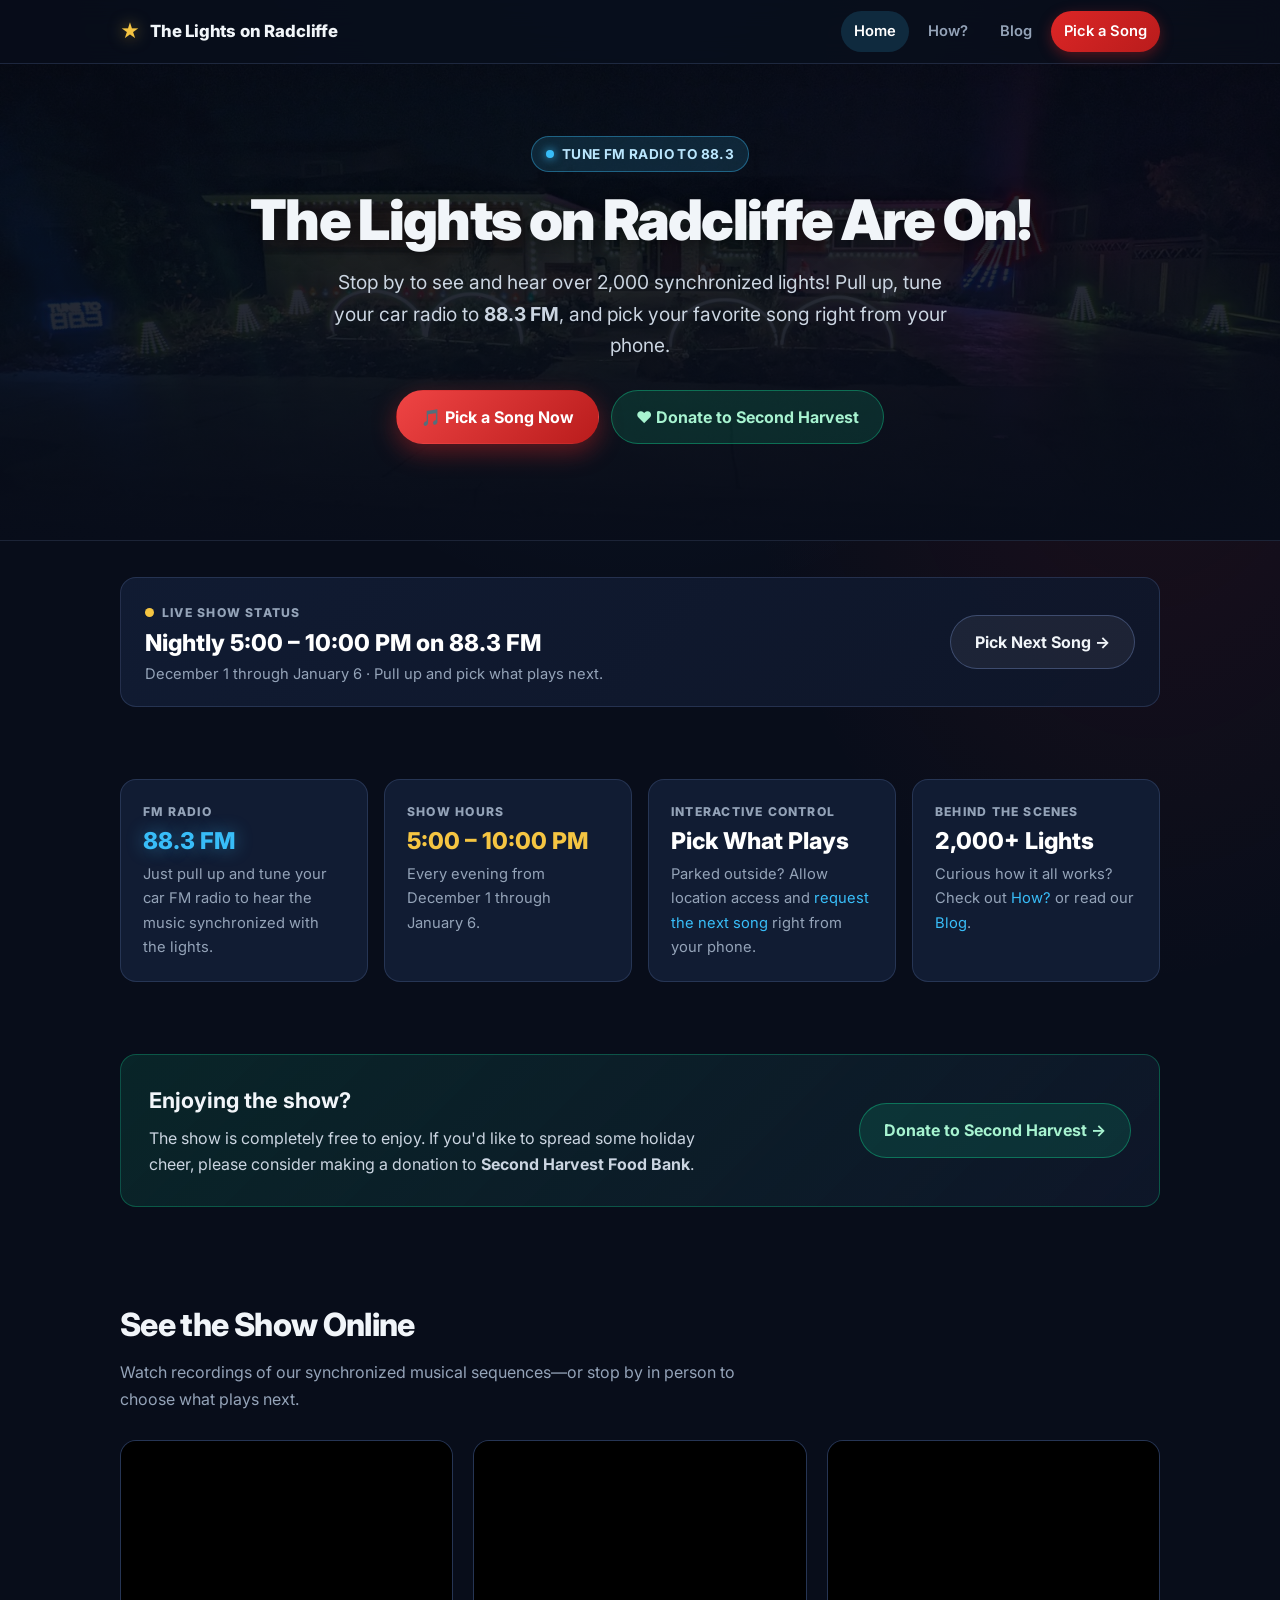
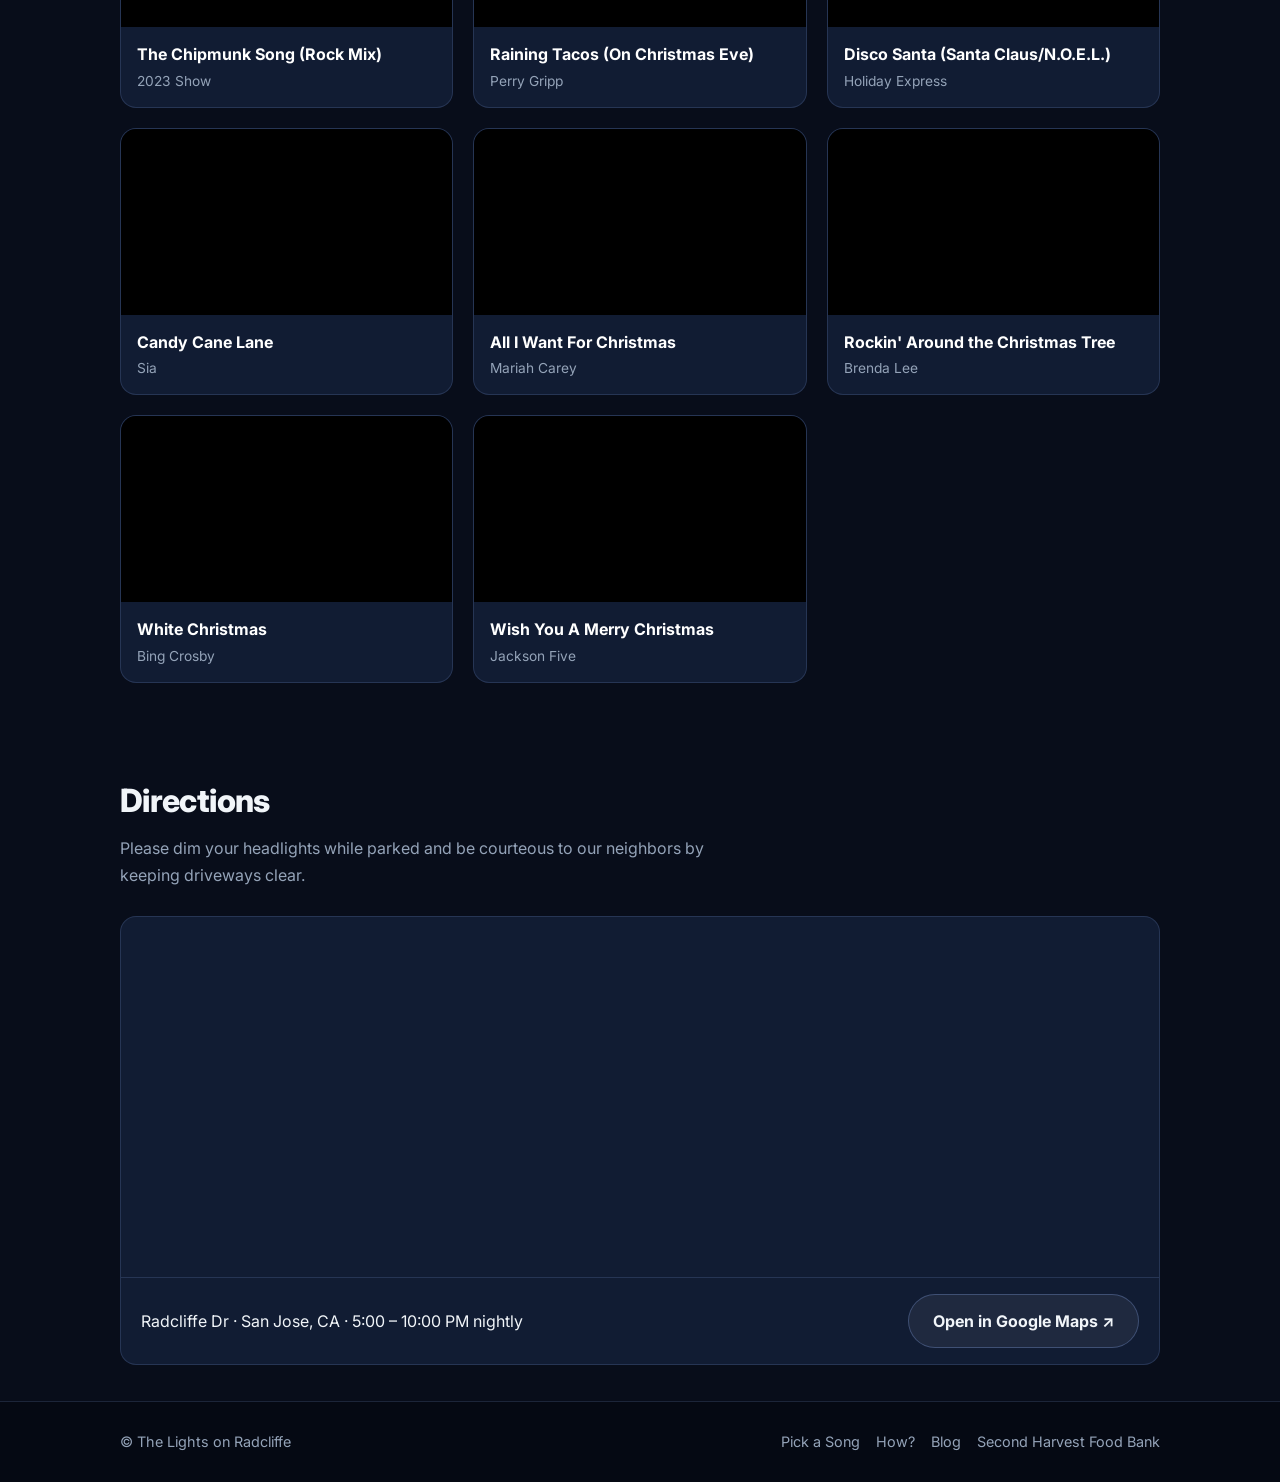
<file: index.html>
<!DOCTYPE html>
<html lang="en">
<head>
  <meta charset="utf-8">
  <meta name="viewport" content="width=device-width, initial-scale=1">
  <title>The Lights on Radcliffe — Synchronized Christmas Light Show</title>
  <meta name="description" content="Stop by and enjoy over 2,000 synchronized Christmas lights on Radcliffe! Tune your FM radio to 88.3, nightly 5–10 PM from December 1 through January 6, and pick the next song right from your phone.">
  <link rel="icon" href="assets/favicon.svg" type="image/svg+xml">
  <link rel="preconnect" href="https://fonts.googleapis.com">
  <link rel="preconnect" href="https://fonts.gstatic.com" crossorigin>
  <link href="https://fonts.googleapis.com/css2?family=Inter:wght@400;600;700;800;900&display=swap" rel="stylesheet">
  <link rel="stylesheet" href="assets/styles.css">
</head>
<body>
  <header class="site-header">
    <div class="nav-inner">
      <a class="brand" href="./">
        <span class="brand-star" aria-hidden="true">★</span>
        <span><span class="brand-text-short">The </span>Lights on Radcliffe</span>
      </a>
      <nav aria-label="Primary">
        <ul class="nav-links">
          <li><a href="./" class="active">Home</a></li>
          <li><a href="how/">How?</a></li>
          <li><a href="blog/">Blog</a></li>
          <li><a href="request/" class="nav-cta">Pick a Song</a></li>
        </ul>
      </nav>
    </div>
  </header>

  <main>
    <section class="hero">
      <img class="hero-bg" src="assets/hero.jpg" alt="The Lights on Radcliffe house illuminated at night with arches, mini trees, mega tree, and a Tune to 88.3 sign">
      <div class="hero-scrim" aria-hidden="true"></div>
      <div class="hero-content">
        <div class="status-pill">
          <span class="status-dot" aria-hidden="true"></span>
          Tune FM Radio to 88.3
        </div>
        <h1>The Lights on Radcliffe Are On!</h1>
        <p class="hero-lead">
          Stop by to see and hear over 2,000 synchronized lights! Pull up, tune your car radio to <strong>88.3 FM</strong>,
          and pick your favorite song right from your phone.
        </p>
        <div class="hero-actions">
          <a class="btn btn-primary" href="request/">🎵 Pick a Song Now</a>
          <a class="btn btn-secondary" href="https://impact.shfb.org/give/346982" target="_blank" rel="noopener">❤️ Donate to Second Harvest</a>
        </div>
      </div>
    </section>

    <section class="section-tight" aria-live="polite">
      <div class="container">
        <div class="now-playing-card is-idle" id="now-playing-card">
          <div class="np-main">
            <div class="np-eyebrow">
              <span class="np-dot" aria-hidden="true"></span>
              <span id="np-label">Live Show Status</span>
            </div>
            <div class="np-title" id="np-title">Nightly 5:00 – 10:00 PM on 88.3 FM</div>
            <p class="np-meta" id="np-meta">December 1 through January 6 · Pull up and pick what plays next.</p>
          </div>
          <div class="np-actions">
            <span class="np-queue" id="np-queue" hidden></span>
            <a class="btn btn-outline" href="request/">Pick Next Song →</a>
          </div>
        </div>
      </div>
    </section>

    <section class="section-tight">
      <div class="container">
        <div class="info-grid">
          <div class="card">
            <div class="info-card-label">FM Radio</div>
            <div class="info-card-value fm">88.3 FM</div>
            <p class="info-card-desc">Just pull up and tune your car FM radio to hear the music synchronized with the lights.</p>
          </div>
          <div class="card">
            <div class="info-card-label">Show Hours</div>
            <div class="info-card-value gold">5:00 – 10:00 PM</div>
            <p class="info-card-desc">Every evening from December 1 through January 6.</p>
          </div>
          <div class="card">
            <div class="info-card-label">Interactive Control</div>
            <div class="info-card-value">Pick What Plays</div>
            <p class="info-card-desc">Parked outside? Allow location access and <a href="request/">request the next song</a> right from your phone.</p>
          </div>
          <div class="card">
            <div class="info-card-label">Behind the Scenes</div>
            <div class="info-card-value">2,000+ Lights</div>
            <p class="info-card-desc">Curious how it all works? Check out <a href="how/">How?</a> or read our <a href="blog/">Blog</a>.</p>
          </div>
        </div>
      </div>
    </section>

    <section class="section-tight">
      <div class="container">
        <div class="donate-banner">
          <div>
            <h2>Enjoying the show?</h2>
            <p>
              The show is completely free to enjoy. If you'd like to spread some holiday cheer, please consider making a
              donation to <strong>Second Harvest Food Bank</strong>.
            </p>
          </div>
          <a class="btn btn-secondary" href="https://impact.shfb.org/give/346982" target="_blank" rel="noopener">
            Donate to Second Harvest →
          </a>
        </div>
      </div>
    </section>

    <section class="section" id="videos">
      <div class="container">
        <h2 class="section-title">See the Show Online</h2>
        <p class="section-sub">Watch recordings of our synchronized musical sequences—or stop by in person to choose what plays next.</p>

        <div class="video-grid">
          <article class="video-card">
            <div class="video-frame">
              <iframe src="https://www.youtube-nocookie.com/embed/yytKPRa8Hbw" title="The Chipmunk Song (Rock Mix)" loading="lazy" allow="accelerometer; autoplay; clipboard-write; encrypted-media; gyroscope; picture-in-picture" allowfullscreen></iframe>
            </div>
            <div class="video-meta">
              <h3 class="video-title">The Chipmunk Song (Rock Mix)</h3>
              <p class="video-artist">2023 Show</p>
            </div>
          </article>

          <article class="video-card">
            <div class="video-frame">
              <iframe src="https://www.youtube-nocookie.com/embed/5pfdJrkQcy8" title="Raining Tacos (On Christmas Eve) - Perry Gripp" loading="lazy" allow="accelerometer; autoplay; clipboard-write; encrypted-media; gyroscope; picture-in-picture" allowfullscreen></iframe>
            </div>
            <div class="video-meta">
              <h3 class="video-title">Raining Tacos (On Christmas Eve)</h3>
              <p class="video-artist">Perry Gripp</p>
            </div>
          </article>

          <article class="video-card">
            <div class="video-frame">
              <iframe src="https://www.youtube-nocookie.com/embed/Vs53gfe624k" title="Disco Santa (Santa Claus/N.O.E.L.) - Holiday Express" loading="lazy" allow="accelerometer; autoplay; clipboard-write; encrypted-media; gyroscope; picture-in-picture" allowfullscreen></iframe>
            </div>
            <div class="video-meta">
              <h3 class="video-title">Disco Santa (Santa Claus/N.O.E.L.)</h3>
              <p class="video-artist">Holiday Express</p>
            </div>
          </article>

          <article class="video-card">
            <div class="video-frame">
              <iframe src="https://www.youtube-nocookie.com/embed/zRFpfPoYveg" title="Candy Cane Lane - Sia" loading="lazy" allow="accelerometer; autoplay; clipboard-write; encrypted-media; gyroscope; picture-in-picture" allowfullscreen></iframe>
            </div>
            <div class="video-meta">
              <h3 class="video-title">Candy Cane Lane</h3>
              <p class="video-artist">Sia</p>
            </div>
          </article>

          <article class="video-card">
            <div class="video-frame">
              <iframe src="https://www.youtube-nocookie.com/embed/RcEeLv0gr_U" title="All I Want For Christmas - Mariah Carey" loading="lazy" allow="accelerometer; autoplay; clipboard-write; encrypted-media; gyroscope; picture-in-picture" allowfullscreen></iframe>
            </div>
            <div class="video-meta">
              <h3 class="video-title">All I Want For Christmas</h3>
              <p class="video-artist">Mariah Carey</p>
            </div>
          </article>

          <article class="video-card">
            <div class="video-frame">
              <iframe src="https://www.youtube-nocookie.com/embed/HZbH6Qk0jZc" title="Rockin' Around the Christmas Tree - Brenda Lee" loading="lazy" allow="accelerometer; autoplay; clipboard-write; encrypted-media; gyroscope; picture-in-picture" allowfullscreen></iframe>
            </div>
            <div class="video-meta">
              <h3 class="video-title">Rockin' Around the Christmas Tree</h3>
              <p class="video-artist">Brenda Lee</p>
            </div>
          </article>

          <article class="video-card">
            <div class="video-frame">
              <iframe src="https://www.youtube-nocookie.com/embed/CUvDqb9HdlQ" title="White Christmas - Bing Crosby" loading="lazy" allow="accelerometer; autoplay; clipboard-write; encrypted-media; gyroscope; picture-in-picture" allowfullscreen></iframe>
            </div>
            <div class="video-meta">
              <h3 class="video-title">White Christmas</h3>
              <p class="video-artist">Bing Crosby</p>
            </div>
          </article>

          <article class="video-card">
            <div class="video-frame">
              <iframe src="https://www.youtube-nocookie.com/embed/ZNm_fLqLqD4" title="Wish You A Merry Christmas - Jackson Five" loading="lazy" allow="accelerometer; autoplay; clipboard-write; encrypted-media; gyroscope; picture-in-picture" allowfullscreen></iframe>
            </div>
            <div class="video-meta">
              <h3 class="video-title">Wish You A Merry Christmas</h3>
              <p class="video-artist">Jackson Five</p>
            </div>
          </article>
        </div>
      </div>
    </section>

    <section class="section-tight" id="directions">
      <div class="container">
        <h2 class="section-title">Directions</h2>
        <p class="section-sub">Please dim your headlights while parked and be courteous to our neighbors by keeping driveways clear.</p>
        <div class="map-card">
          <iframe
            class="map-frame"
            title="Map to The Lights on Radcliffe"
            loading="lazy"
            referrerpolicy="no-referrer-when-downgrade"
            src="https://www.google.com/maps?q=37.309978,-121.958661&z=16&output=embed">
          </iframe>
          <div class="map-footer">
            <span>Radcliffe Dr · San Jose, CA · 5:00 – 10:00 PM nightly</span>
            <a class="btn btn-outline" href="https://www.google.com/maps/dir/?api=1&destination=37.309978,-121.958661" target="_blank" rel="noopener">
              Open in Google Maps ↗
            </a>
          </div>
        </div>
      </div>
    </section>
  </main>

  <footer class="site-footer">
    <div class="footer-inner">
      <span>© The Lights on Radcliffe</span>
      <div class="footer-links">
        <a href="request/">Pick a Song</a>
        <a href="how/">How?</a>
        <a href="blog/">Blog</a>
        <a href="https://impact.shfb.org/give/346982" target="_blank" rel="noopener">Second Harvest Food Bank</a>
      </div>
    </div>
  </footer>
  <script src="assets/now-playing.js" defer></script>
</body>
</html>
</file>
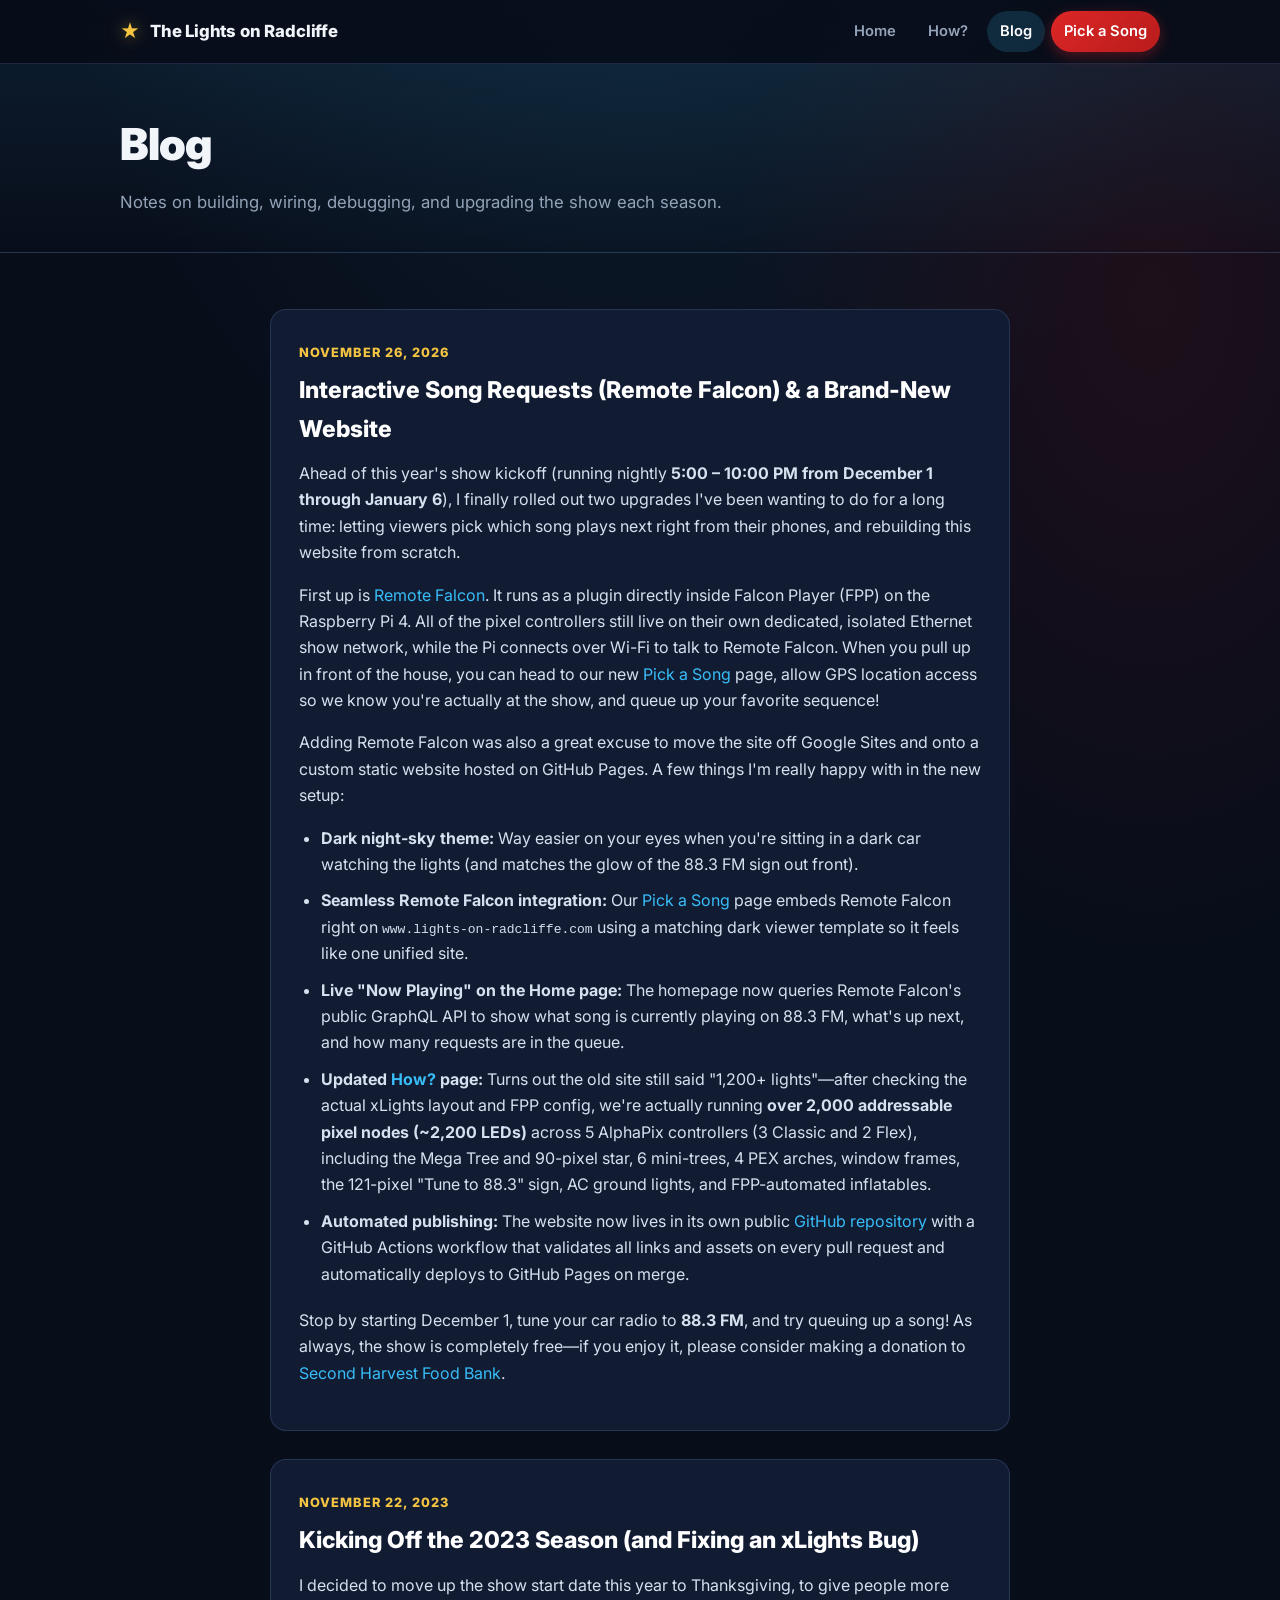
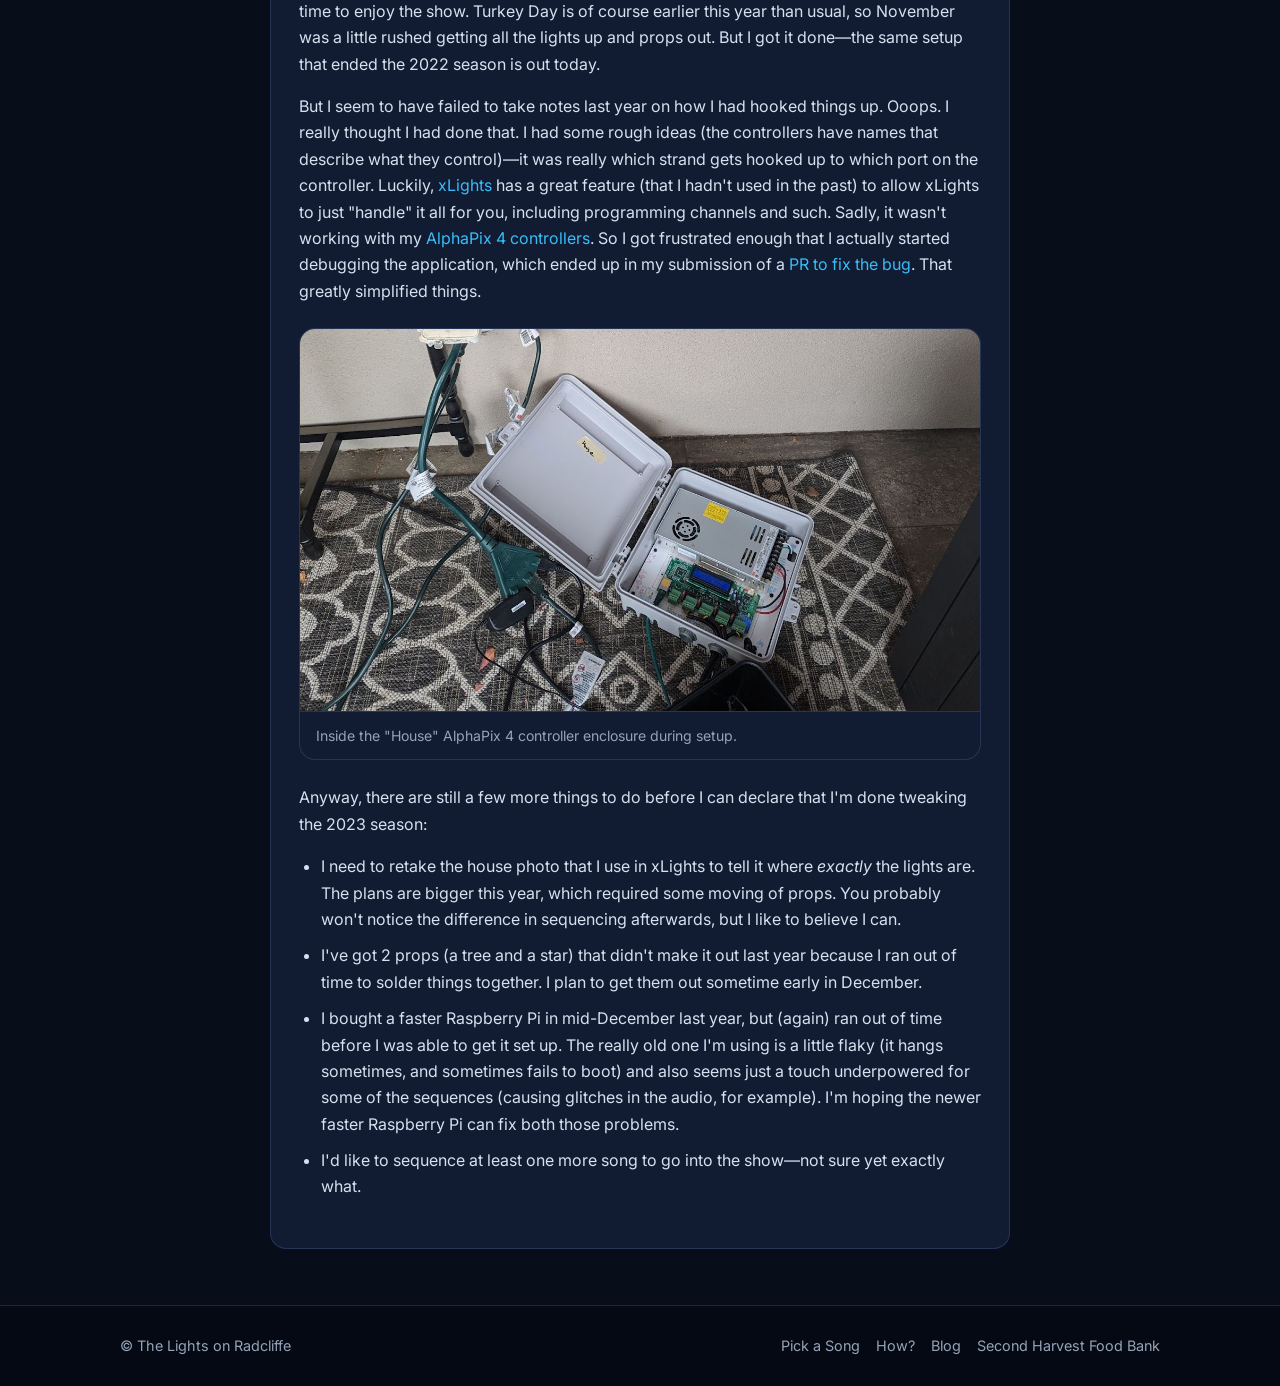
<file: blog/index.html>
<!DOCTYPE html>
<html lang="en">
<head>
  <meta charset="utf-8">
  <meta name="viewport" content="width=device-width, initial-scale=1">
  <title>Blog — The Lights on Radcliffe</title>
  <meta name="description" content="Build notes, upgrades, and behind-the-scenes stories from The Lights on Radcliffe.">
  <link rel="icon" href="../assets/favicon.svg" type="image/svg+xml">
  <link rel="preconnect" href="https://fonts.googleapis.com">
  <link rel="preconnect" href="https://fonts.gstatic.com" crossorigin>
  <link href="https://fonts.googleapis.com/css2?family=Inter:wght@400;600;700;800;900&display=swap" rel="stylesheet">
  <link rel="stylesheet" href="../assets/styles.css">
</head>
<body>
  <header class="site-header">
    <div class="nav-inner">
      <a class="brand" href="../">
        <span class="brand-star" aria-hidden="true">★</span>
        <span><span class="brand-text-short">The </span>Lights on Radcliffe</span>
      </a>
      <nav aria-label="Primary">
        <ul class="nav-links">
          <li><a href="../">Home</a></li>
          <li><a href="../how/">How?</a></li>
          <li><a href="./" class="active">Blog</a></li>
          <li><a href="../request/" class="nav-cta">Pick a Song</a></li>
        </ul>
      </nav>
    </div>
  </header>

  <main>
    <section class="page-hero">
      <div class="container">
        <h1>Blog</h1>
        <p>Notes on building, wiring, debugging, and upgrading the show each season.</p>
      </div>
    </section>

    <section class="section">
      <div class="container prose">
        <article class="blog-post">
          <span class="blog-date">November 26, 2026</span>
          <h2>Interactive Song Requests (Remote Falcon) &amp; a Brand-New Website</h2>
          <p>
            Ahead of this year's show kickoff (running nightly <strong>5:00 – 10:00 PM from December 1 through
            January 6</strong>), I finally rolled out two upgrades I've been wanting to do for a long time: letting
            viewers pick which song plays next right from their phones, and rebuilding this website from scratch.
          </p>
          <p>
            First up is <a href="https://remotefalcon.com/" target="_blank" rel="noopener">Remote Falcon</a>. It runs
            as a plugin directly inside Falcon Player (FPP) on the Raspberry Pi 4. All of the pixel controllers still
            live on their own dedicated, isolated Ethernet show network, while the Pi connects over Wi-Fi to talk to
            Remote Falcon. When you pull up in front of the house, you can head to our new
            <a href="../request/">Pick a Song</a> page, allow GPS location access so we know you're actually at the
            show, and queue up your favorite sequence!
          </p>
          <p>
            Adding Remote Falcon was also a great excuse to move the site off Google Sites and onto a custom static
            website hosted on GitHub Pages. A few things I'm really happy with in the new setup:
          </p>
          <ul>
            <li>
              <strong>Dark night-sky theme:</strong> Way easier on your eyes when you're sitting in a dark car watching
              the lights (and matches the glow of the 88.3 FM sign out front).
            </li>
            <li>
              <strong>Seamless Remote Falcon integration:</strong> Our <a href="../request/">Pick a Song</a> page embeds
              Remote Falcon right on <code>www.lights-on-radcliffe.com</code> using a matching dark viewer template so
              it feels like one unified site.
            </li>
            <li>
              <strong>Live "Now Playing" on the Home page:</strong> The homepage now queries Remote Falcon's public
              GraphQL API to show what song is currently playing on 88.3 FM, what's up next, and how many requests are
              in the queue.
            </li>
            <li>
              <strong>Updated <a href="../how/">How?</a> page:</strong> Turns out the old site still said "1,200+
              lights"—after checking the actual xLights layout and FPP config, we're actually running
              <strong>over 2,000 addressable pixel nodes (~2,200 LEDs)</strong> across 5 AlphaPix controllers (3 Classic
              and 2 Flex), including the Mega Tree and 90-pixel star, 6 mini-trees, 4 PEX arches, window frames, the
              121-pixel "Tune to 88.3" sign, AC ground lights, and FPP-automated inflatables.
            </li>
            <li>
              <strong>Automated publishing:</strong> The website now lives in its own public
              <a href="https://github.com/billnapier/lights-on-radcliffe" target="_blank" rel="noopener">GitHub repository</a>
              with a GitHub Actions workflow that validates all links and assets on every pull request and
              automatically deploys to GitHub Pages on merge.
            </li>
          </ul>
          <p>
            Stop by starting December 1, tune your car radio to <strong>88.3 FM</strong>, and try queuing up a song!
            As always, the show is completely free—if you enjoy it, please consider making a donation to
            <a href="https://impact.shfb.org/give/346982" target="_blank" rel="noopener">Second Harvest Food Bank</a>.
          </p>
        </article>

        <article class="blog-post">
          <span class="blog-date">November 22, 2023</span>
          <h2>Kicking Off the 2023 Season (and Fixing an xLights Bug)</h2>
          <p>
            I decided to move up the show start date this year to Thanksgiving, to give people more time to enjoy the
            show. Turkey Day is of course earlier this year than usual, so November was a little rushed getting all the
            lights up and props out. But I got it done—the same setup that ended the 2022 season is out today.
          </p>
          <p>
            But I seem to have failed to take notes last year on how I had hooked things up. Ooops. I really thought I
            had done that. I had some rough ideas (the controllers have names that describe what they control)—it was
            really which strand gets hooked up to which port on the controller. Luckily,
            <a href="https://xlights.org/" target="_blank" rel="noopener">xLights</a> has a great feature (that I
            hadn't used in the past) to allow xLights to just "handle" it all for you, including programming channels
            and such. Sadly, it wasn't working with my
            <a href="https://www.holidaycoro.com/AlphaPix-4-V3-RGB-Pixel-Controller-p/722-v3.htm" target="_blank" rel="noopener">AlphaPix 4 controllers</a>.
            So I got frustrated enough that I actually started debugging the application, which ended up in my
            submission of a <a href="https://github.com/smeighan/xLights/pull/4137" target="_blank" rel="noopener">PR to fix the bug</a>.
            That greatly simplified things.
          </p>

          <figure>
            <img src="../assets/blog-2023.jpg" alt="Open weatherproof enclosure containing the House AlphaPix 4 pixel controller and power supply">
            <figcaption>Inside the "House" AlphaPix 4 controller enclosure during setup.</figcaption>
          </figure>

          <p>Anyway, there are still a few more things to do before I can declare that I'm done tweaking the 2023 season:</p>
          <ul>
            <li>
              I need to retake the house photo that I use in xLights to tell it where <em>exactly</em> the lights are.
              The plans are bigger this year, which required some moving of props. You probably won't notice the
              difference in sequencing afterwards, but I like to believe I can.
            </li>
            <li>
              I've got 2 props (a tree and a star) that didn't make it out last year because I ran out of time to solder
              things together. I plan to get them out sometime early in December.
            </li>
            <li>
              I bought a faster Raspberry Pi in mid-December last year, but (again) ran out of time before I was able to
              get it set up. The really old one I'm using is a little flaky (it hangs sometimes, and sometimes fails to
              boot) and also seems just a touch underpowered for some of the sequences (causing glitches in the audio,
              for example). I'm hoping the newer faster Raspberry Pi can fix both those problems.
            </li>
            <li>
              I'd like to sequence at least one more song to go into the show—not sure yet exactly what.
            </li>
          </ul>
        </article>
      </div>
    </section>
  </main>

  <footer class="site-footer">
    <div class="footer-inner">
      <span>© The Lights on Radcliffe</span>
      <div class="footer-links">
        <a href="../request/">Pick a Song</a>
        <a href="../how/">How?</a>
        <a href="./">Blog</a>
        <a href="https://impact.shfb.org/give/346982" target="_blank" rel="noopener">Second Harvest Food Bank</a>
      </div>
    </div>
  </footer>
</body>
</html>
</file>
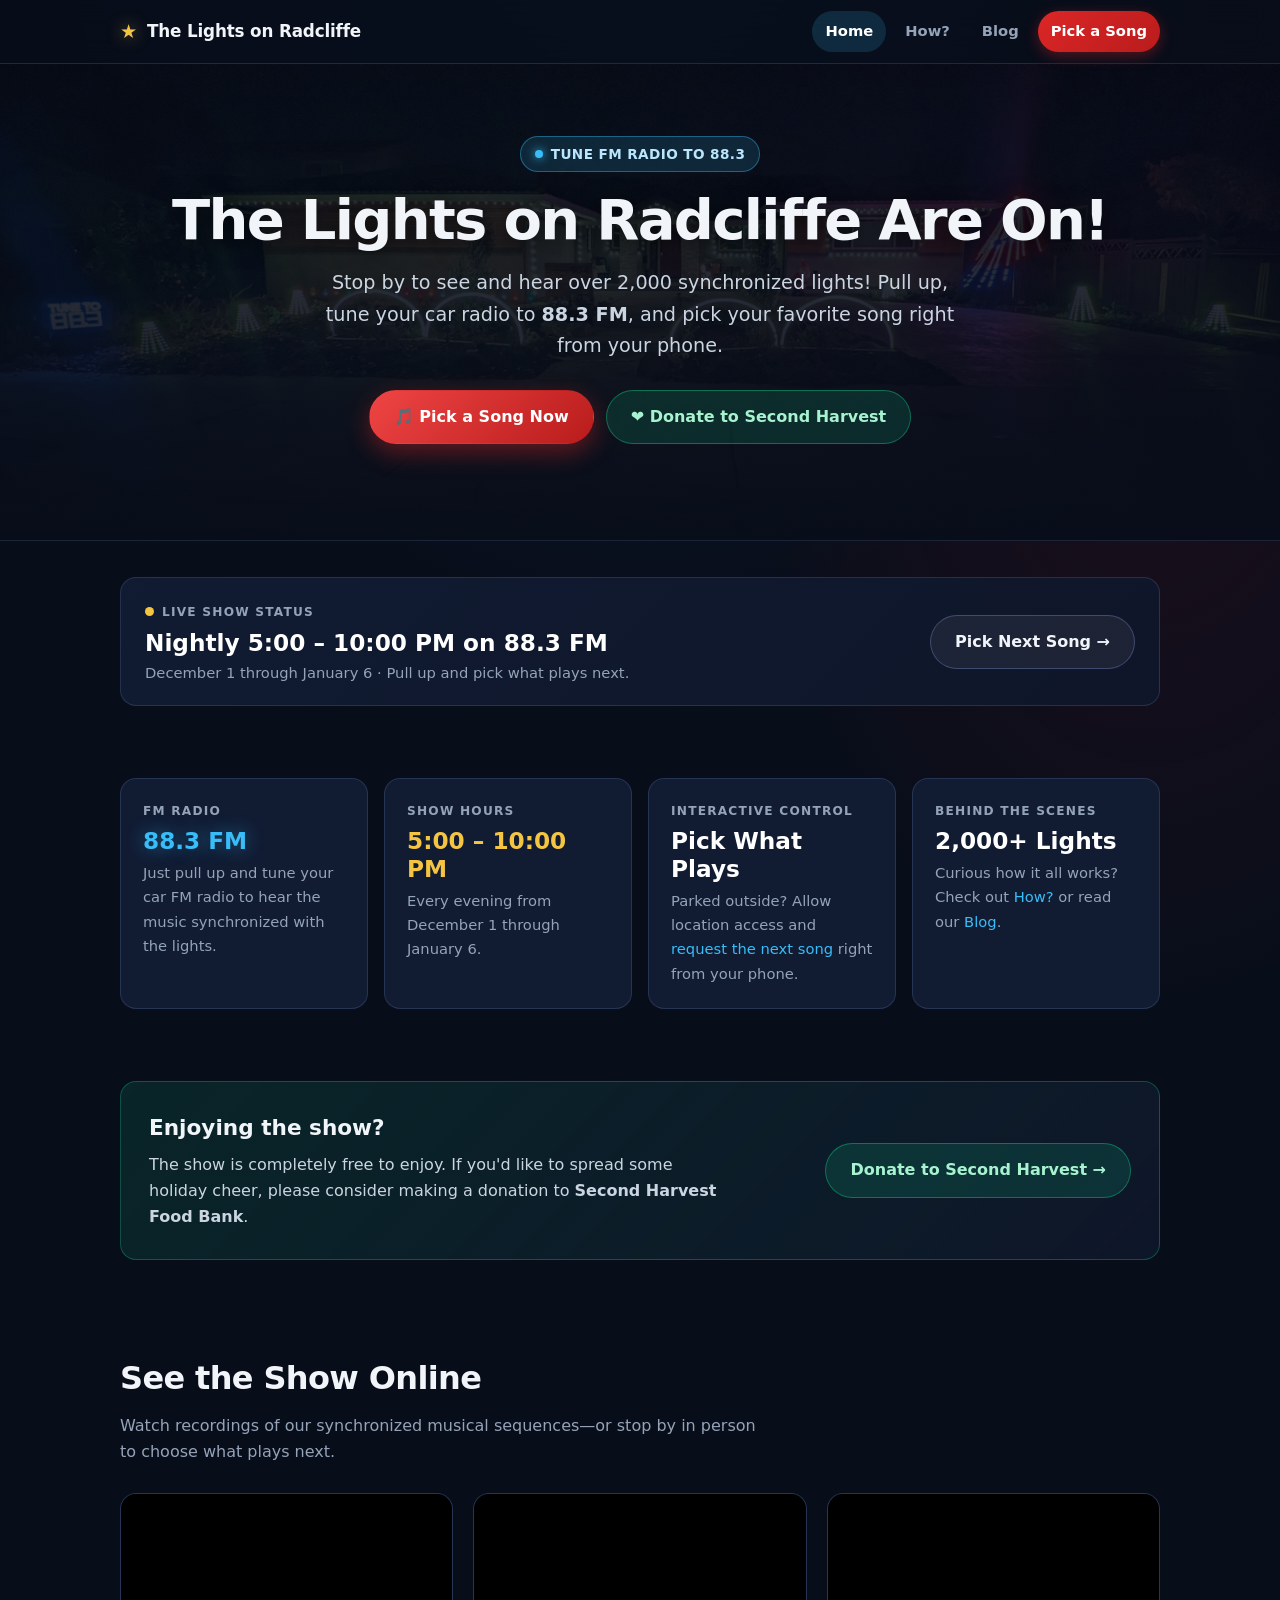
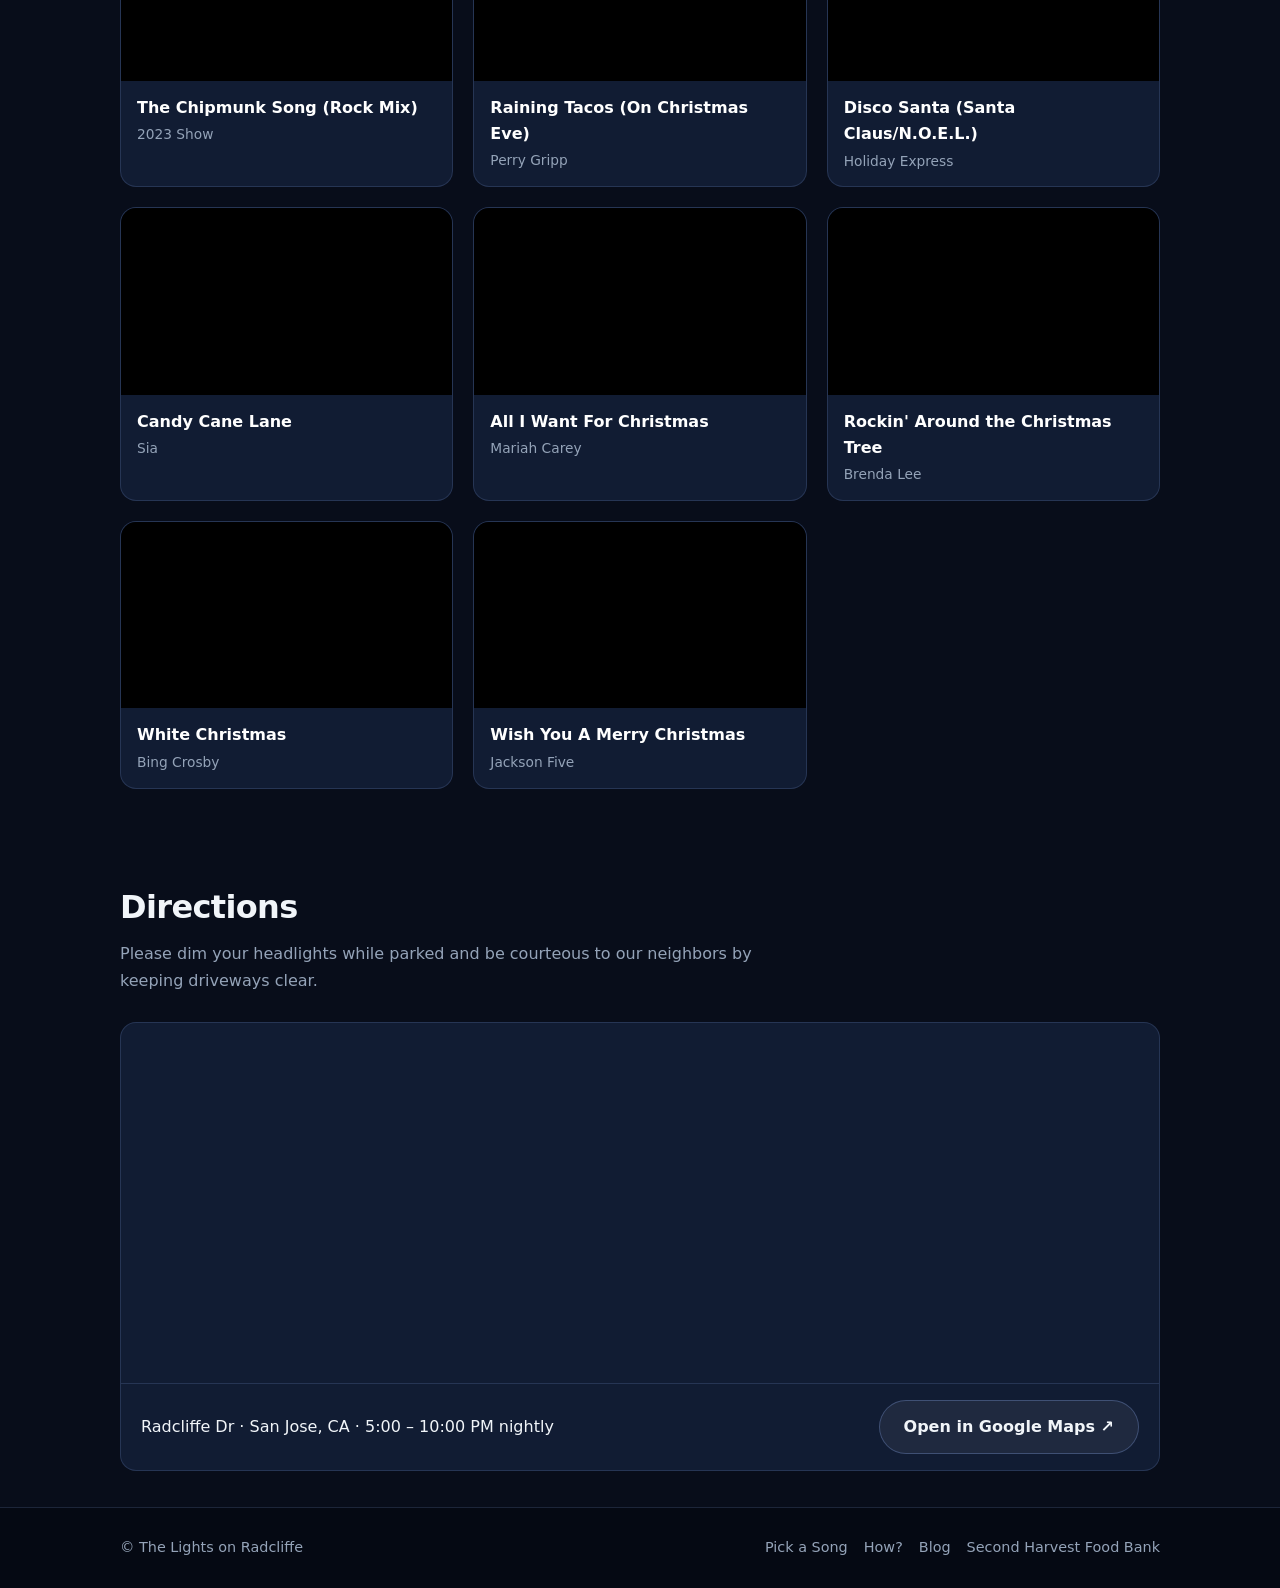
<file: home/index.html>
<!DOCTYPE html>
<html lang="en">
<head>
  <meta charset="utf-8">
  <meta http-equiv="refresh" content="0; url=../">
  <link rel="canonical" href="https://www.lights-on-radcliffe.com/">
  <title>Redirecting — The Lights on Radcliffe</title>
</head>
<body>
  <p>Redirecting to <a href="../">The Lights on Radcliffe</a>…</p>
</body>
</html>
</file>
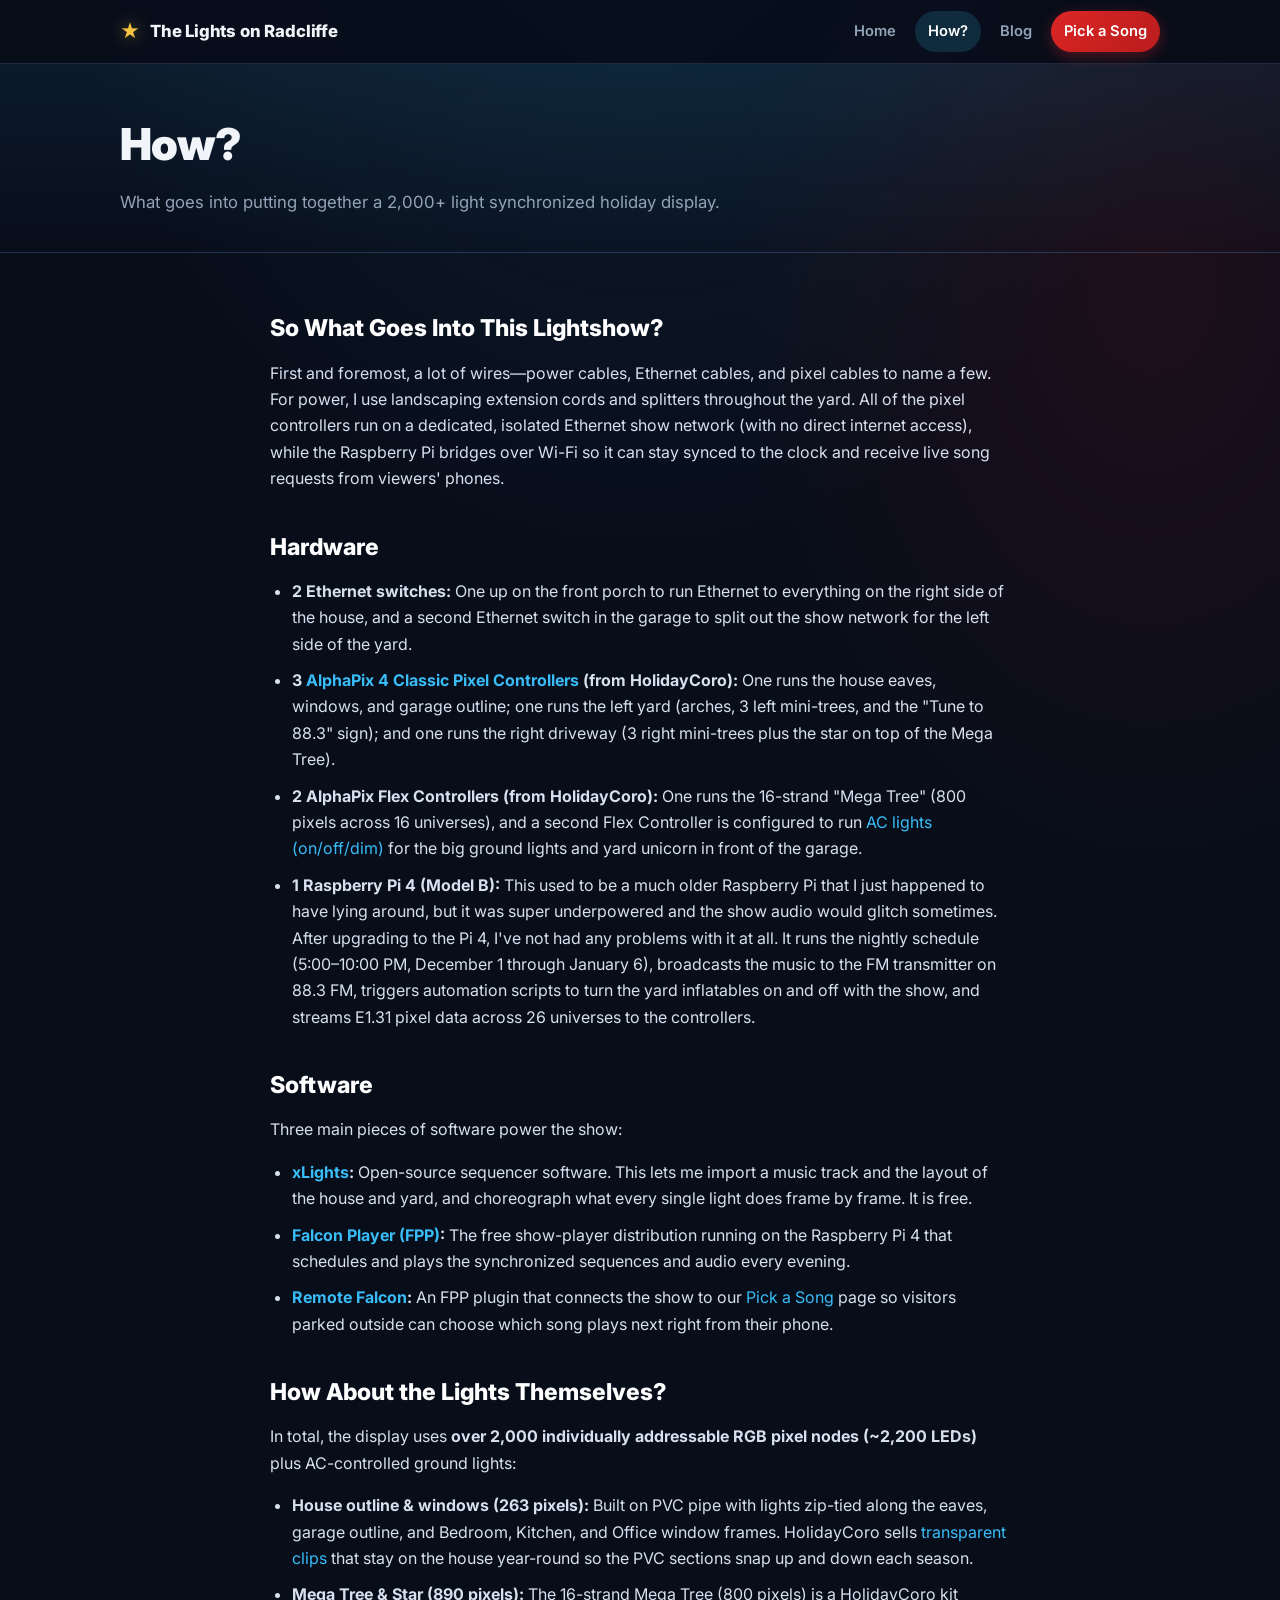
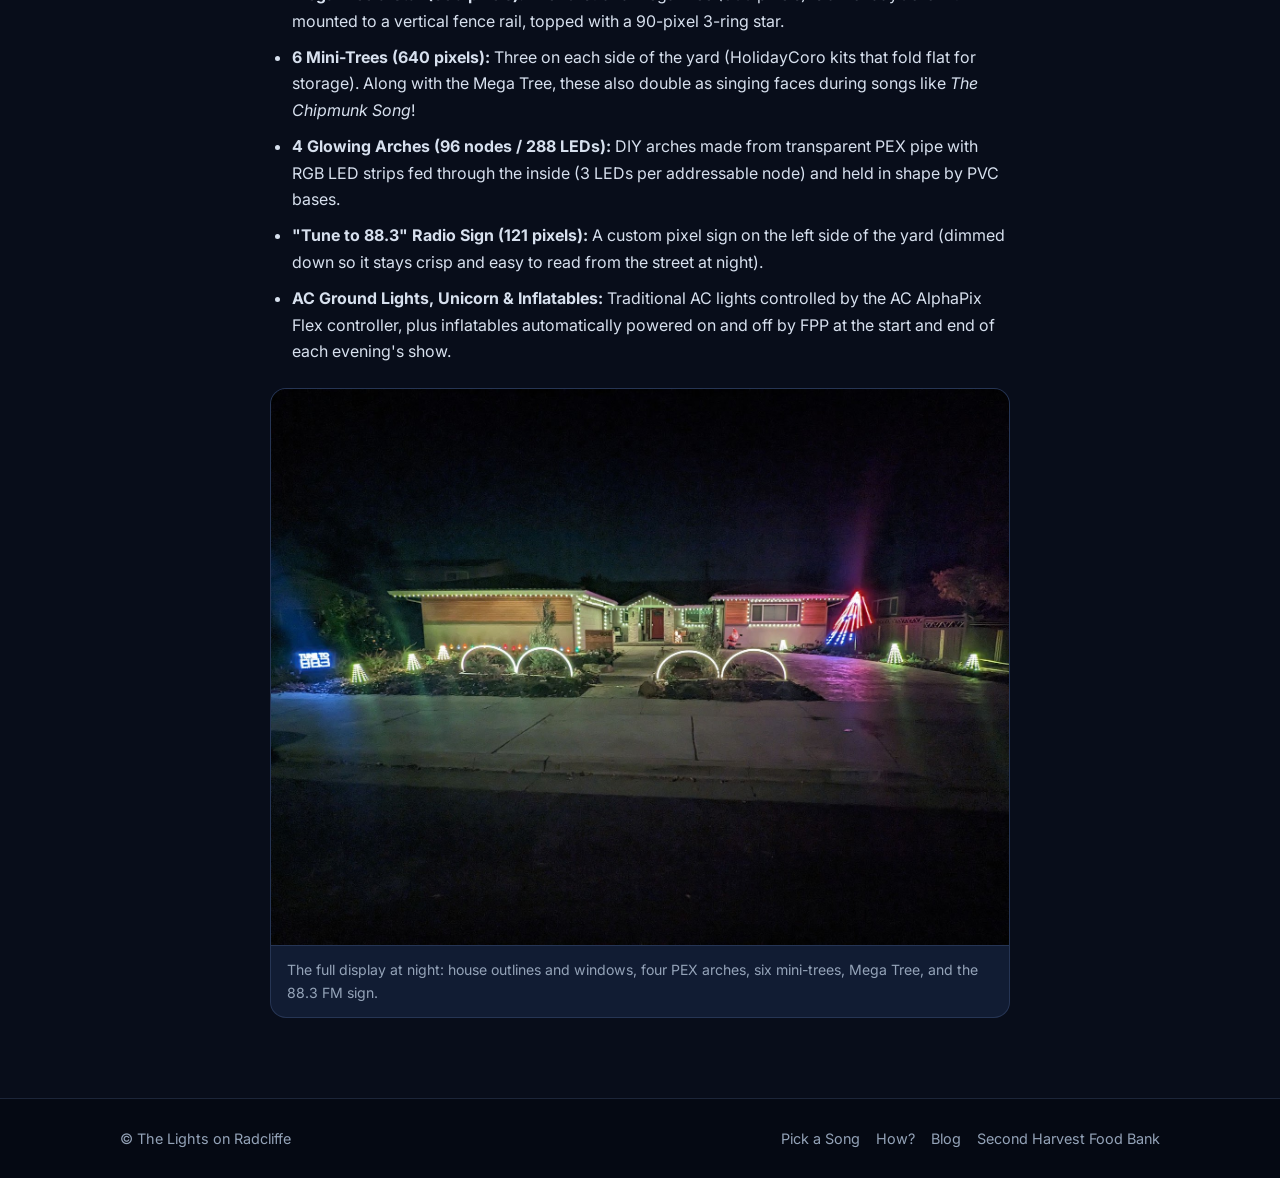
<file: how/index.html>
<!DOCTYPE html>
<html lang="en">
<head>
  <meta charset="utf-8">
  <meta name="viewport" content="width=device-width, initial-scale=1">
  <title>How It Works — The Lights on Radcliffe</title>
  <meta name="description" content="Hardware, AlphaPix controllers, Raspberry Pi 4, Falcon Player (FPP), xLights, Remote Falcon, and over 2,000 synchronized lights behind The Lights on Radcliffe.">
  <link rel="icon" href="../assets/favicon.svg" type="image/svg+xml">
  <link rel="preconnect" href="https://fonts.googleapis.com">
  <link rel="preconnect" href="https://fonts.gstatic.com" crossorigin>
  <link href="https://fonts.googleapis.com/css2?family=Inter:wght@400;600;700;800;900&display=swap" rel="stylesheet">
  <link rel="stylesheet" href="../assets/styles.css">
</head>
<body>
  <header class="site-header">
    <div class="nav-inner">
      <a class="brand" href="../">
        <span class="brand-star" aria-hidden="true">★</span>
        <span><span class="brand-text-short">The </span>Lights on Radcliffe</span>
      </a>
      <nav aria-label="Primary">
        <ul class="nav-links">
          <li><a href="../">Home</a></li>
          <li><a href="./" class="active">How?</a></li>
          <li><a href="../blog/">Blog</a></li>
          <li><a href="../request/" class="nav-cta">Pick a Song</a></li>
        </ul>
      </nav>
    </div>
  </header>

  <main>
    <section class="page-hero">
      <div class="container">
        <h1>How?</h1>
        <p>What goes into putting together a 2,000+ light synchronized holiday display.</p>
      </div>
    </section>

    <section class="section">
      <div class="container prose">
        <h2>So What Goes Into This Lightshow?</h2>
        <p>
          First and foremost, a lot of wires—power cables, Ethernet cables, and pixel cables to name a few. For power,
          I use landscaping extension cords and splitters throughout the yard. All of the pixel controllers run on a
          dedicated, isolated Ethernet show network (with no direct internet access), while the Raspberry Pi bridges
          over Wi-Fi so it can stay synced to the clock and receive live song requests from viewers' phones.
        </p>

        <h2>Hardware</h2>
        <ul>
          <li>
            <strong>2 Ethernet switches:</strong> One up on the front porch to run Ethernet to everything on the right
            side of the house, and a second Ethernet switch in the garage to split out the show network for the left
            side of the yard.
          </li>
          <li>
            <strong>3 <a href="https://www.holidaycoro.com/4-Output-E1-31-Artnet-Pixel-Controller-Assembled-p/831.htm" target="_blank" rel="noopener">AlphaPix 4 Classic Pixel Controllers</a> (from HolidayCoro):</strong>
            One runs the house eaves, windows, and garage outline; one runs the left yard (arches, 3 left mini-trees,
            and the "Tune to 88.3" sign); and one runs the right driveway (3 right mini-trees plus the star on top of
            the Mega Tree).
          </li>
          <li>
            <strong>2 AlphaPix Flex Controllers (from HolidayCoro):</strong>
            One runs the 16-strand "Mega Tree" (800 pixels across 16 universes), and a second Flex Controller is
            configured to run
            <a href="https://www.holidaycoro.com/16-Output-AC-Animated-Lighting-Controller-AlphaPix-p/942-2.htm" target="_blank" rel="noopener">AC lights (on/off/dim)</a>
            for the big ground lights and yard unicorn in front of the garage.
          </li>
          <li>
            <strong>1 Raspberry Pi 4 (Model B):</strong> This used to be a much older Raspberry Pi that I just happened
            to have lying around, but it was super underpowered and the show audio would glitch sometimes. After
            upgrading to the Pi 4, I've not had any problems with it at all. It runs the nightly schedule (5:00–10:00 PM,
            December 1 through January 6), broadcasts the music to the FM transmitter on 88.3 FM, triggers automation
            scripts to turn the yard inflatables on and off with the show, and streams E1.31 pixel data across 26
            universes to the controllers.
          </li>
        </ul>

        <h2>Software</h2>
        <p>Three main pieces of software power the show:</p>
        <ul>
          <li>
            <strong><a href="https://xlights.org/" target="_blank" rel="noopener">xLights</a>:</strong> Open-source
            sequencer software. This lets me import a music track and the layout of the house and yard, and choreograph
            what every single light does frame by frame. It is free.
          </li>
          <li>
            <strong><a href="https://falconchristmas.com/forum/index.php?board=8.0" target="_blank" rel="noopener">Falcon Player (FPP)</a>:</strong>
            The free show-player distribution running on the Raspberry Pi 4 that schedules and plays the synchronized
            sequences and audio every evening.
          </li>
          <li>
            <strong><a href="https://remotefalcon.com/" target="_blank" rel="noopener">Remote Falcon</a>:</strong>
            An FPP plugin that connects the show to our <a href="../request/">Pick a Song</a> page so visitors parked
            outside can choose which song plays next right from their phone.
          </li>
        </ul>

        <h2>How About the Lights Themselves?</h2>
        <p>
          In total, the display uses <strong>over 2,000 individually addressable RGB pixel nodes (~2,200 LEDs)</strong>
          plus AC-controlled ground lights:
        </p>
        <ul>
          <li>
            <strong>House outline &amp; windows (263 pixels):</strong> Built on PVC pipe with lights zip-tied along the
            eaves, garage outline, and Bedroom, Kitchen, and Office window frames. HolidayCoro sells
            <a href="https://www.holidaycoro.com/PixelPipe-Clip-for-PVC-and-PixelPipe-Track-p/770.htm" target="_blank" rel="noopener">transparent clips</a>
            that stay on the house year-round so the PVC sections snap up and down each season.
          </li>
          <li>
            <strong>Mega Tree &amp; Star (890 pixels):</strong> The 16-strand Mega Tree (800 pixels) is a HolidayCoro
            kit mounted to a vertical fence rail, topped with a 90-pixel 3-ring star.
          </li>
          <li>
            <strong>6 Mini-Trees (640 pixels):</strong> Three on each side of the yard (HolidayCoro kits that fold flat
            for storage). Along with the Mega Tree, these also double as singing faces during songs like
            <em>The Chipmunk Song</em>!
          </li>
          <li>
            <strong>4 Glowing Arches (96 nodes / 288 LEDs):</strong> DIY arches made from transparent PEX pipe with
            RGB LED strips fed through the inside (3 LEDs per addressable node) and held in shape by PVC bases.
          </li>
          <li>
            <strong>"Tune to 88.3" Radio Sign (121 pixels):</strong> A custom pixel sign on the left side of the yard
            (dimmed down so it stays crisp and easy to read from the street at night).
          </li>
          <li>
            <strong>AC Ground Lights, Unicorn &amp; Inflatables:</strong> Traditional AC lights controlled by the AC
            AlphaPix Flex controller, plus inflatables automatically powered on and off by FPP at the start and end of
            each evening's show.
          </li>
        </ul>

        <figure>
          <img src="../assets/hero.jpg" alt="The Lights on Radcliffe full house layout at night">
          <figcaption>The full display at night: house outlines and windows, four PEX arches, six mini-trees, Mega Tree, and the 88.3 FM sign.</figcaption>
        </figure>
      </div>
    </section>
  </main>

  <footer class="site-footer">
    <div class="footer-inner">
      <span>© The Lights on Radcliffe</span>
      <div class="footer-links">
        <a href="../request/">Pick a Song</a>
        <a href="./">How?</a>
        <a href="../blog/">Blog</a>
        <a href="https://impact.shfb.org/give/346982" target="_blank" rel="noopener">Second Harvest Food Bank</a>
      </div>
    </div>
  </footer>
</body>
</html>
</file>
<file: assets/styles.css>
/* Lights on Radcliffe — Starry Night Holiday Theme */
:root {
  --bg: #080d1a;
  --bg-elevated: #0f172a;
  --card: #111c33;
  --card-hover: #162340;
  --border: rgba(148, 179, 255, 0.16);
  --border-strong: rgba(148, 179, 255, 0.28);
  --text: #f1f5f9;
  --muted: #94a3b8;
  --red: #dc2626;
  --red-bright: #ef4444;
  --gold: #f5c542;
  --cyan: #38bdf8;
  --green: #10b981;
  --radius: 16px;
  --radius-sm: 10px;
  --max-width: 1080px;
  --nav-height: 64px;
}

*, *::before, *::after {
  box-sizing: border-box;
}

html {
  scroll-behavior: smooth;
  background: var(--bg);
}

body {
  margin: 0;
  font-family: 'Inter', system-ui, -apple-system, BlinkMacSystemFont, 'Segoe UI', Roboto, sans-serif;
  background:
    radial-gradient(ellipse 80% 50% at 50% -10%, rgba(56, 189, 248, 0.12), transparent 60%),
    radial-gradient(ellipse 60% 40% at 90% 10%, rgba(220, 38, 38, 0.1), transparent 55%),
    var(--bg);
  color: var(--text);
  line-height: 1.65;
  min-height: 100dvh;
  display: flex;
  flex-direction: column;
  -webkit-font-smoothing: antialiased;
}

a {
  color: var(--cyan);
  text-decoration: none;
}

a:hover {
  text-decoration: underline;
}

img {
  max-width: 100%;
  height: auto;
  display: block;
}

/* ==================== NAV ==================== */
.site-header {
  position: sticky;
  top: 0;
  z-index: 100;
  height: var(--nav-height);
  background: rgba(8, 13, 26, 0.86);
  backdrop-filter: blur(14px);
  -webkit-backdrop-filter: blur(14px);
  border-bottom: 1px solid var(--border);
}

.nav-inner {
  max-width: var(--max-width);
  height: 100%;
  margin: 0 auto;
  padding: 0 20px;
  display: flex;
  align-items: center;
  justify-content: space-between;
  gap: 16px;
}

.brand {
  display: inline-flex;
  align-items: center;
  gap: 10px;
  color: var(--text);
  font-weight: 800;
  font-size: 1.05rem;
  letter-spacing: -0.01em;
  text-decoration: none;
  white-space: nowrap;
}

.brand:hover {
  text-decoration: none;
  color: #fff;
}

.brand-star {
  color: var(--gold);
  font-size: 1.2rem;
  filter: drop-shadow(0 0 8px rgba(245, 197, 66, 0.55));
}

.nav-links {
  display: flex;
  align-items: center;
  gap: 6px;
  list-style: none;
  margin: 0;
  padding: 0;
}

.nav-links a {
  display: inline-flex;
  align-items: center;
  gap: 6px;
  padding: 8px 13px;
  border-radius: 999px;
  color: var(--muted);
  font-weight: 600;
  font-size: 0.92rem;
  transition: background 0.15s ease, color 0.15s ease;
  text-decoration: none;
  white-space: nowrap;
}

.nav-links a:hover {
  color: var(--text);
  background: rgba(255, 255, 255, 0.06);
  text-decoration: none;
}

.nav-links a.active {
  color: #fff;
  background: rgba(56, 189, 248, 0.16);
}

.nav-links a.nav-cta {
  background: linear-gradient(135deg, var(--red), #b91c1c);
  color: #fff;
  box-shadow: 0 4px 14px rgba(220, 38, 38, 0.35);
}

.nav-links a.nav-cta:hover {
  background: linear-gradient(135deg, var(--red-bright), var(--red));
  color: #fff;
}

.nav-links a.nav-cta.active {
  box-shadow: 0 0 0 2px rgba(245, 197, 66, 0.7), 0 4px 14px rgba(220, 38, 38, 0.4);
}

/* ==================== LAYOUT ==================== */
main {
  flex: 1;
}

.container {
  max-width: var(--max-width);
  margin: 0 auto;
  padding: 0 20px;
}

.section {
  padding: 56px 0;
}

.section-tight {
  padding: 36px 0;
}

.section-title {
  font-size: clamp(1.5rem, 3vw, 2rem);
  font-weight: 800;
  letter-spacing: -0.02em;
  margin: 0 0 8px;
}

.section-sub {
  color: var(--muted);
  margin: 0 0 28px;
  max-width: 640px;
}

/* ==================== HERO ==================== */
.hero {
  position: relative;
  overflow: hidden;
  border-bottom: 1px solid var(--border);
  background: #050811;
}

.hero-bg {
  position: absolute;
  inset: 0;
  width: 100%;
  height: 100%;
  object-fit: cover;
  object-position: center 45%;
  opacity: 0.42;
  filter: saturate(1.15);
}

.hero-scrim {
  position: absolute;
  inset: 0;
  background: linear-gradient(
    to bottom,
    rgba(8, 13, 26, 0.55) 0%,
    rgba(8, 13, 26, 0.72) 55%,
    rgba(8, 13, 26, 0.98) 100%
  );
}

.hero-content {
  position: relative;
  z-index: 2;
  max-width: var(--max-width);
  margin: 0 auto;
  padding: 72px 20px 64px;
  text-align: center;
}

.status-pill {
  display: inline-flex;
  align-items: center;
  gap: 8px;
  padding: 6px 14px;
  border-radius: 999px;
  background: rgba(56, 189, 248, 0.14);
  border: 1px solid rgba(56, 189, 248, 0.4);
  color: #bae6fd;
  font-size: 0.85rem;
  font-weight: 700;
  letter-spacing: 0.03em;
  text-transform: uppercase;
  margin-bottom: 18px;
}

.status-dot {
  width: 8px;
  height: 8px;
  border-radius: 50%;
  background: var(--cyan);
  box-shadow: 0 0 10px var(--cyan);
}

.hero h1 {
  font-size: clamp(2.1rem, 5.5vw, 3.5rem);
  font-weight: 900;
  letter-spacing: -0.03em;
  line-height: 1.08;
  margin: 0 0 16px;
  text-shadow: 0 4px 24px rgba(0, 0, 0, 0.6);
}

.hero-lead {
  font-size: clamp(1.02rem, 2.2vw, 1.2rem);
  color: #cbd5e1;
  max-width: 640px;
  margin: 0 auto 28px;
}

.hero-actions {
  display: flex;
  flex-wrap: wrap;
  justify-content: center;
  gap: 12px;
  margin-bottom: 32px;
}

.btn {
  display: inline-flex;
  align-items: center;
  justify-content: center;
  gap: 8px;
  padding: 13px 24px;
  border-radius: 999px;
  font-weight: 700;
  font-size: 1rem;
  border: 1px solid transparent;
  cursor: pointer;
  transition: transform 0.15s ease, box-shadow 0.15s ease, background 0.15s ease;
  text-decoration: none;
}

.btn:hover {
  transform: translateY(-1px);
  text-decoration: none;
}

.btn-primary {
  background: linear-gradient(135deg, var(--red-bright), #b91c1c);
  color: #fff;
  box-shadow: 0 8px 24px rgba(220, 38, 38, 0.42);
}

.btn-primary:hover {
  box-shadow: 0 10px 28px rgba(239, 68, 68, 0.55);
  color: #fff;
}

.btn-secondary {
  background: rgba(16, 185, 129, 0.16);
  border-color: rgba(16, 185, 129, 0.48);
  color: #a7f3d0;
}

.btn-secondary:hover {
  background: rgba(16, 185, 129, 0.24);
  color: #fff;
}

.btn-outline {
  background: rgba(255, 255, 255, 0.06);
  border-color: var(--border-strong);
  color: var(--text);
}

.btn-outline:hover {
  background: rgba(255, 255, 255, 0.12);
  color: #fff;
}

/* ==================== LIVE NOW PLAYING ==================== */
.now-playing-card {
  background: linear-gradient(135deg, rgba(17, 28, 51, 0.96), rgba(15, 23, 42, 0.94));
  border: 1px solid var(--border);
  border-radius: var(--radius);
  padding: 20px 24px;
  display: flex;
  flex-wrap: wrap;
  align-items: center;
  justify-content: space-between;
  gap: 16px 24px;
  transition: border-color 0.25s ease, box-shadow 0.25s ease;
}

.now-playing-card.is-live {
  border-color: rgba(56, 189, 248, 0.5);
  box-shadow: 0 0 32px rgba(56, 189, 248, 0.14);
}

.np-main {
  min-width: 0;
  flex: 1 1 280px;
}

.np-eyebrow {
  display: inline-flex;
  align-items: center;
  gap: 8px;
  font-size: 0.76rem;
  font-weight: 800;
  letter-spacing: 0.1em;
  text-transform: uppercase;
  color: var(--muted);
  margin-bottom: 6px;
}

.now-playing-card.is-live .np-eyebrow {
  color: var(--cyan);
}

.np-dot {
  width: 9px;
  height: 9px;
  border-radius: 50%;
  background: var(--gold);
  flex-shrink: 0;
}

.now-playing-card.is-live .np-dot {
  background: var(--green);
  box-shadow: 0 0 10px var(--green);
  animation: np-pulse 1.8s ease-in-out infinite;
}

@keyframes np-pulse {
  0%, 100% { opacity: 1; transform: scale(1); }
  50% { opacity: 0.55; transform: scale(0.85); }
}

.np-title {
  font-size: clamp(1.15rem, 2.5vw, 1.45rem);
  font-weight: 800;
  color: #fff;
  line-height: 1.25;
  margin: 0 0 4px;
}

.np-meta {
  margin: 0;
  font-size: 0.92rem;
  color: var(--muted);
}

.np-actions {
  display: flex;
  align-items: center;
  gap: 10px;
  flex-wrap: wrap;
}

.np-queue {
  font-size: 0.8rem;
  font-weight: 700;
  color: var(--gold);
  background: rgba(245, 197, 66, 0.12);
  border: 1px solid rgba(245, 197, 66, 0.35);
  border-radius: 999px;
  padding: 5px 12px;
}

@media (prefers-reduced-motion: reduce) {
  .now-playing-card.is-live .np-dot {
    animation: none;
  }
}

/* ==================== INFO CARDS ==================== */
.info-grid {
  display: grid;
  grid-template-columns: repeat(auto-fit, minmax(230px, 1fr));
  gap: 16px;
}

.card {
  background: var(--card);
  border: 1px solid var(--border);
  border-radius: var(--radius);
  padding: 22px;
}

.info-card-label {
  font-size: 0.76rem;
  font-weight: 800;
  letter-spacing: 0.1em;
  text-transform: uppercase;
  color: var(--muted);
  margin-bottom: 6px;
}

.info-card-value {
  font-size: 1.45rem;
  font-weight: 800;
  color: #fff;
  line-height: 1.2;
  margin-bottom: 6px;
}

.info-card-value.fm {
  color: var(--cyan);
  text-shadow: 0 0 18px rgba(56, 189, 248, 0.45);
}

.info-card-value.gold {
  color: var(--gold);
}

.info-card-desc {
  margin: 0;
  font-size: 0.92rem;
  color: var(--muted);
}

/* ==================== DONATION BANNER ==================== */
.donate-banner {
  background: linear-gradient(135deg, rgba(16, 185, 129, 0.14), rgba(15, 23, 42, 0.92));
  border: 1px solid rgba(16, 185, 129, 0.35);
  border-radius: var(--radius);
  padding: 28px;
  display: flex;
  flex-wrap: wrap;
  align-items: center;
  justify-content: space-between;
  gap: 20px;
}

.donate-banner h2 {
  margin: 0 0 6px;
  font-size: 1.35rem;
}

.donate-banner p {
  margin: 0;
  color: #cbd5e1;
  max-width: 580px;
}

/* ==================== VIDEOS ==================== */
.video-grid {
  display: grid;
  grid-template-columns: repeat(auto-fit, minmax(300px, 1fr));
  gap: 20px;
}

.video-card {
  background: var(--card);
  border: 1px solid var(--border);
  border-radius: var(--radius);
  overflow: hidden;
  display: flex;
  flex-direction: column;
}

.video-frame {
  position: relative;
  aspect-ratio: 16 / 9;
  background: #000;
}

.video-frame iframe {
  position: absolute;
  inset: 0;
  width: 100%;
  height: 100%;
  border: 0;
}

.video-meta {
  padding: 14px 16px;
}

.video-title {
  font-weight: 700;
  font-size: 1rem;
  margin: 0 0 2px;
  color: #fff;
}

.video-artist {
  margin: 0;
  font-size: 0.86rem;
  color: var(--muted);
}

/* ==================== MAP ==================== */
.map-card {
  background: var(--card);
  border: 1px solid var(--border);
  border-radius: var(--radius);
  overflow: hidden;
}

.map-frame {
  width: 100%;
  height: 360px;
  border: 0;
  display: block;
}

.map-footer {
  padding: 16px 20px;
  display: flex;
  flex-wrap: wrap;
  align-items: center;
  justify-content: space-between;
  gap: 12px;
  border-top: 1px solid var(--border);
}

/* ==================== PROSE PAGES (HOW / BLOG) ==================== */
.page-hero {
  border-bottom: 1px solid var(--border);
  padding: 44px 0 36px;
  background: linear-gradient(to bottom, rgba(56, 189, 248, 0.08), transparent);
}

.page-hero h1 {
  margin: 0 0 8px;
  font-size: clamp(1.9rem, 4vw, 2.75rem);
  font-weight: 900;
  letter-spacing: -0.025em;
}

.page-hero p {
  margin: 0;
  color: var(--muted);
  max-width: 650px;
  font-size: 1.05rem;
}

.prose {
  max-width: 780px;
  margin: 0 auto;
}

.prose h2 {
  font-size: 1.45rem;
  font-weight: 800;
  margin: 36px 0 12px;
  color: #fff;
}

.prose h2:first-child {
  margin-top: 0;
}

.prose p {
  color: #d7e0ee;
  margin: 0 0 16px;
}

.prose ul {
  color: #d7e0ee;
  padding-left: 22px;
  margin: 0 0 20px;
}

.prose li {
  margin-bottom: 10px;
}

.prose figure {
  margin: 24px 0;
  background: var(--card);
  border: 1px solid var(--border);
  border-radius: var(--radius);
  overflow: hidden;
}

.prose figcaption {
  padding: 12px 16px;
  font-size: 0.88rem;
  color: var(--muted);
  border-top: 1px solid var(--border);
}

.blog-post {
  background: var(--card);
  border: 1px solid var(--border);
  border-radius: var(--radius);
  padding: 28px;
}

.blog-post + .blog-post {
  margin-top: 28px;
}

.blog-date {
  display: inline-block;
  font-size: 0.8rem;
  font-weight: 800;
  letter-spacing: 0.08em;
  text-transform: uppercase;
  color: var(--gold);
  margin-bottom: 8px;
}

.blog-post h2 {
  margin-top: 0;
}

/* ==================== REQUEST (REMOTE FALCON EMBED) ==================== */
body.request-page {
  height: 100dvh;
  overflow: hidden;
}

body.request-page main {
  display: flex;
  flex-direction: column;
  min-height: 0;
  flex: 1;
}

.rf-bar {
  background: var(--bg-elevated);
  border-bottom: 1px solid var(--border);
  padding: 8px 16px;
  font-size: 0.85rem;
  color: var(--muted);
}

.rf-bar-inner {
  max-width: var(--max-width);
  margin: 0 auto;
  display: flex;
  flex-wrap: wrap;
  align-items: center;
  justify-content: space-between;
  gap: 8px 16px;
}

.rf-bar strong {
  color: var(--cyan);
}

.rf-bar-tip {
  display: inline-flex;
  align-items: center;
  gap: 8px;
}

.rf-frame-wrap {
  flex: 1;
  min-height: 0;
  position: relative;
  background: var(--bg);
}

.rf-frame {
  width: 100%;
  height: 100%;
  border: 0;
  display: block;
  background: var(--bg);
}

/* ==================== FOOTER ==================== */
.site-footer {
  border-top: 1px solid var(--border);
  padding: 28px 0;
  color: var(--muted);
  font-size: 0.9rem;
  background: rgba(5, 8, 17, 0.7);
}

.footer-inner {
  max-width: var(--max-width);
  margin: 0 auto;
  padding: 0 20px;
  display: flex;
  flex-wrap: wrap;
  align-items: center;
  justify-content: space-between;
  gap: 12px;
}

.footer-links {
  display: flex;
  flex-wrap: wrap;
  gap: 16px;
}

.footer-links a {
  color: var(--muted);
}

.footer-links a:hover {
  color: var(--text);
}

/* ==================== RESPONSIVE ==================== */
@media (max-width: 640px) {
  .nav-inner {
    padding: 0 12px;
    gap: 8px;
  }

  .brand {
    font-size: 0.95rem;
  }

  .brand-text-short {
    display: none;
  }

  .nav-links {
    gap: 4px;
  }

  .nav-links a {
    padding: 7px 10px;
    font-size: 0.84rem;
  }

  .hero-content {
    padding: 52px 16px 46px;
  }

  .blog-post {
    padding: 20px;
  }

  .rf-bar {
    font-size: 0.78rem;
    padding: 6px 12px;
  }
}
</file>
